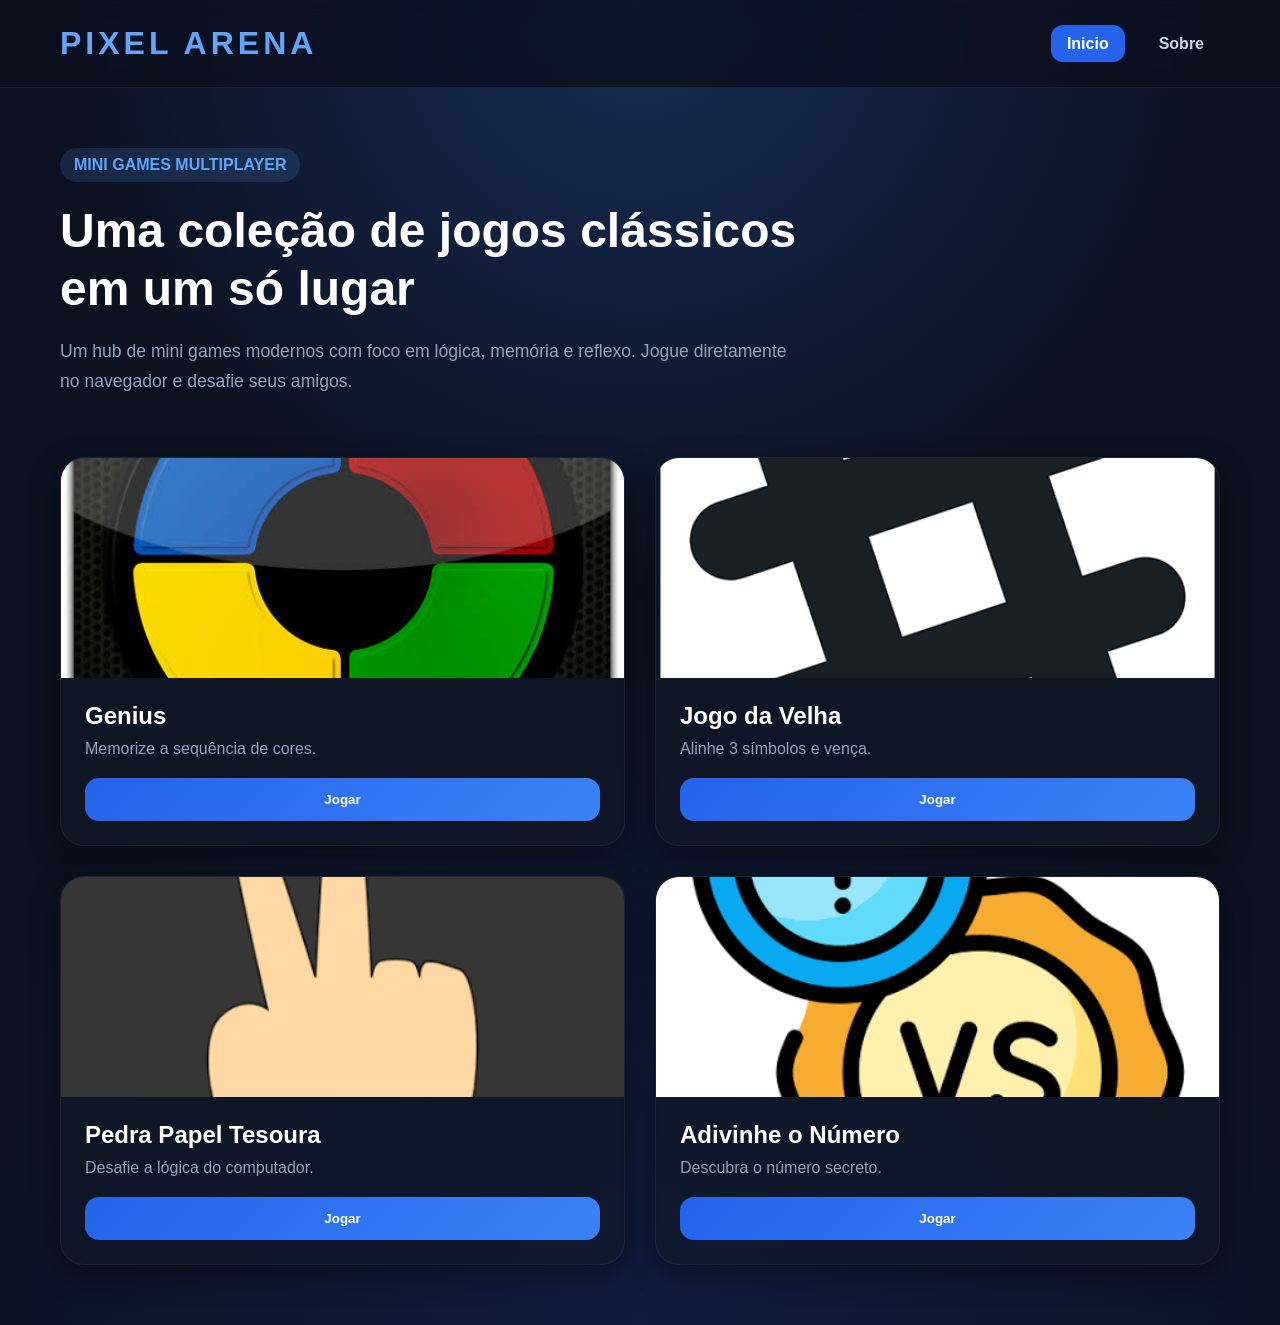
<file: index.html>
<!DOCTYPE html>
<html lang="pt-BR">
<head>
    <meta charset="UTF-8">
    <meta name="viewport" content="width=device-width, initial-scale=1.0">
    <title>Pixel Arena</title>

    <link rel="stylesheet" href="inicio/index.css">
</head>
<body>

<header>

    <h1>
        PIXEL ARENA
    </h1>

    <nav>

        <ul>

            <li>
                <a href="index.html" class="active">Inicio</a>
            </li>

            <li>
                <a href="sobre/sobre.html">Sobre</a>
            </li>

        </ul>

    </nav>

</header>

<main class="container">

    <section class="about-section">

        <span class="tag">MINI GAMES MULTIPLAYER</span>

        <h2>
            Uma coleção de jogos clássicos
            em um só lugar
        </h2>

        <p>
            Um hub de mini games modernos com foco em lógica, memória e reflexo.
            Jogue diretamente no navegador e desafie seus amigos.
        </p>

    </section>

    <section class="games-grid">

        <div class="game-card">
            <div class="image-box">
                <img src="assets/genius.jpg" alt="Genius">
            </div>

            <div class="card-content">
                <h3>Genius</h3>
                <p>Memorize a sequência de cores.</p>

                <button class="play-btn" data-link="jogo-genius/genius.html">
                    Jogar
                </button>
            </div>
        </div>

        <div class="game-card">
            <div class="image-box">
                <img src="assets/jogodavelha.png" alt="Jogo da Velha">
            </div>

            <div class="card-content">
                <h3>Jogo da Velha</h3>
                <p>Alinhe 3 símbolos e vença.</p>

                <button class="play-btn" data-link="jogo-da-velha/jogodavelha.html">
                    Jogar
                </button>
            </div>
        </div>

        <div class="game-card">
            <div class="image-box">
                <img src="assets/pedrapapeltesoura.png" alt="Pedra Papel Tesoura">
            </div>

            <div class="card-content">
                <h3>Pedra Papel Tesoura</h3>
                <p>Desafie a lógica do computador.</p>

                <button class="play-btn" data-link="jogo-pedra-papel-tesoura/pedrapapeltesoura.html">
                    Jogar
                </button>
            </div>
        </div>

        <div class="game-card">
            <div class="image-box">
                <img src="assets/adivinhaçao.png" alt="Adivinhar Número">
            </div>

            <div class="card-content">
                <h3>Adivinhe o Número</h3>
                <p>Descubra o número secreto.</p>

                <button class="play-btn" data-link="jogo-de-adivinhaçao/adivinhaçao.html">
                    Jogar
                </button>
            </div>
        </div>

    </section>

</main>

 <script src="inicio/script.js"></script>

</body>
</html>
</file>
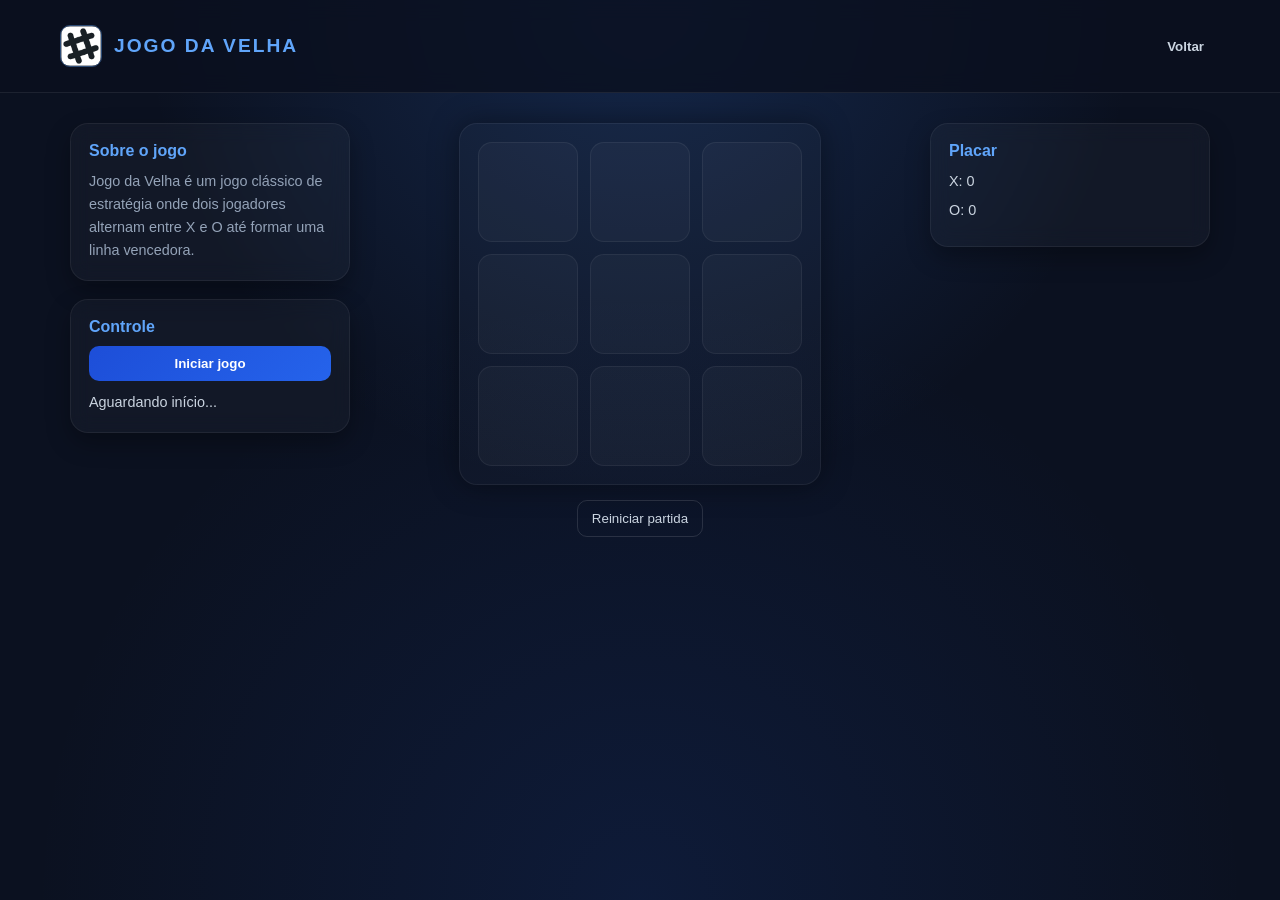
<file: jogo-da-velha/jogodavelha.html>
<!DOCTYPE html>
<html lang="pt-BR">
<head>
    <meta charset="UTF-8">
    <meta name="viewport" content="width=device-width, initial-scale=1.0">
    <title>Jogo da Velha | Pixel Arena</title>

    <link rel="stylesheet" href="jogodavelha.css">
</head>
<body>

<header class="main-header">

    <div class="brand">

        <img src="../assets/jogodavelha.png" alt="jogo da velha logo" class="logo-img">

        <span>JOGO DA VELHA</span>

    </div>

    <button class="btn-back" onclick="location.href='../index.html'">
        Voltar
    </button>

</header>

<main class="app">

    <!-- ESQUERDA -->
    <aside class="sidebar left">

        <section class="card">
            <h2>Sobre o jogo</h2>

            <p>
                Jogo da Velha é um jogo clássico de estratégia onde dois jogadores
                alternam entre X e O até formar uma linha vencedora.
            </p>
        </section>

        <section class="card">
            <h2>Controle</h2>

            <button id="startBtn">Iniciar jogo</button>

            <p id="status">Aguardando início...</p>
        </section>

    </aside>

    <!-- CENTRO -->
    <section class="game-area">

        <div class="board" id="board"></div>

        <button id="reset">Reiniciar partida</button>

    </section>

    <!-- DIREITA -->
    <aside class="sidebar right">

        <section class="card">
            <h2>Placar</h2>

            <div class="score">
                <p>X: <span id="scoreX">0</span></p>
                <p>O: <span id="scoreO">0</span></p>
            </div>
        </section>

    </aside>

</main>

<script src="jogodavelha.js"></script>

</body>
</html>
</file>
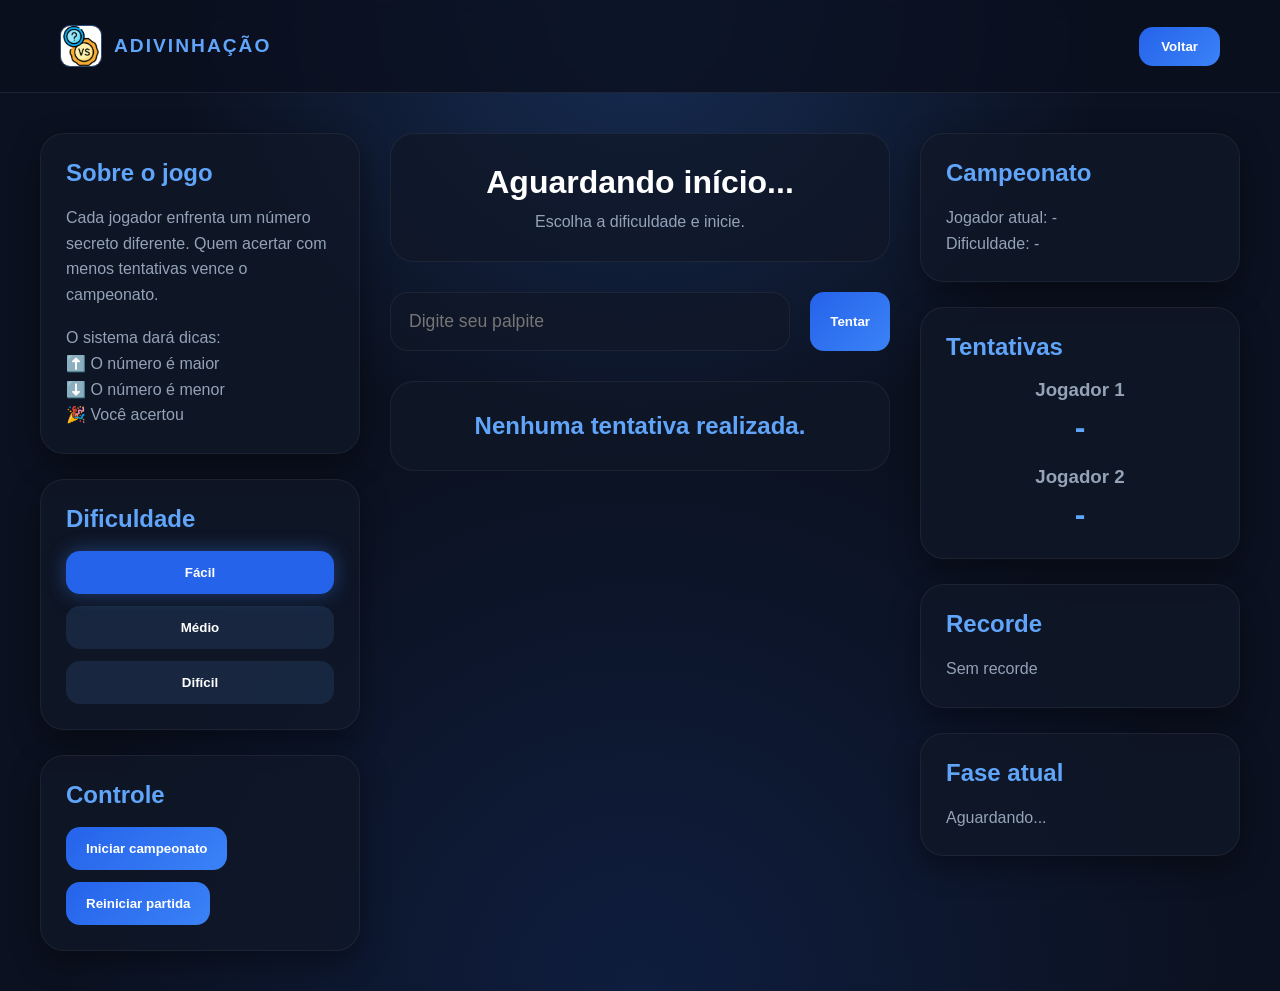
<file: jogo-de-adivinhaçao/adivinhaçao.html>
<!DOCTYPE html>
<html lang="pt-BR">
<head>
    <meta charset="UTF-8">

    <meta name="viewport"
          content="width=device-width, initial-scale=1.0">

    <title>Adivinhação | Pixel Arena</title>

   <link rel="stylesheet" href="adivinhaçao.css">
</head>
<body>

    <!-- HEADER -->
    <header class="main-header">

        <div class="brand">

         <img src="../assets/adivinhaçao.png"
             alt="logo adivinhação"
             class="logo-img">

         <span>ADIVINHAÇÃO</span>

        </div>

         <button class="btn-back"
            onclick="location.href='../index.html'">

        Voltar

         </button>

    </header>


    <!-- APP -->
    <main class="app">

        <!-- SIDEBAR ESQUERDA -->
        <aside class="sidebar left">


            <!-- SOBRE -->
            <section class="card">

                <h2>Sobre o jogo</h2>

                <p>
                    Cada jogador enfrenta um número secreto diferente.
                    Quem acertar com menos tentativas vence o campeonato.
                </p>

                <br>

                <p>
                    O sistema dará dicas:
                    <br>
                    ⬆️ O número é maior
                    <br>
                    ⬇️ O número é menor
                    <br>
                    🎉 Você acertou
                </p>

            </section>



            <!-- DIFICULDADE -->
            <section class="card">

                <h2>Dificuldade</h2>

                <div class="difficulty-buttons">

                    <button class="difficulty-btn active"
                            data-level="easy">

                        Fácil
                    </button>

                    <button class="difficulty-btn"
                            data-level="medium">

                        Médio
                    </button>

                    <button class="difficulty-btn"
                            data-level="hard">

                        Difícil
                    </button>

                </div>

            </section>



            <!-- CONTROLES -->
            <section class="card">

                <h2>Controle</h2>

                <button id="startGameBtn">

                    Iniciar campeonato

                </button>

                <button id="restartBtn">

                    Reiniciar partida

                </button>

            </section>

        </aside>



        <!-- CENTRO -->
        <section class="game-area">


            <!-- STATUS -->
            <div class="game-status">

                <h1 id="turnTitle">

                    Aguardando início...

                </h1>

                <p id="statusMessage">

                    Escolha a dificuldade e inicie.

                </p>

            </div>



            <!-- INPUT -->
            <div class="guess-box">

                <input type="number"
                       id="guessInput"
                       placeholder="Digite seu palpite">

                <button id="guessBtn">

                    Tentar

                </button>

            </div>



            <!-- RESULTADO -->
            <div class="result-box">

                <h2 id="hintText">

                    Nenhuma tentativa realizada.

                </h2>

            </div>



            <!-- VITÓRIA -->
            <div class="victory-screen"
                 id="victoryScreen">

                <h1>

                    🏆 Vitória!

                </h1>

                <p id="victoryText">

                    -

                </p>

            </div>

        </section>



        <!-- SIDEBAR DIREITA -->
        <aside class="sidebar right">


            <!-- CAMPEONATO -->
            <section class="card">

                <h2>Campeonato</h2>

                <p id="currentPlayerText">

                    Jogador atual: -

                </p>

                <p id="difficultyText">

                    Dificuldade: -

                </p>

            </section>



            <!-- PLACAR -->
            <section class="card">

                <h2>Tentativas</h2>

                <div class="score-box">

                    <div class="score-item">

                        <h3>Jogador 1</h3>

                        <span id="player1Attempts">

                            -

                        </span>

                    </div>



                    <div class="score-item">

                        <h3>Jogador 2</h3>

                        <span id="player2Attempts">

                            -

                        </span>

                    </div>

                </div>

            </section>



            <!-- RECORD -->
            <section class="card">

                <h2>Recorde</h2>

                <p id="bestScoreText">

                    Sem recorde

                </p>

            </section>



            <!-- FASE -->
            <section class="card">

                <h2>Fase atual</h2>

                <p id="phaseText">

                    Aguardando...

                </p>

            </section>

        </aside>

    </main>


    <script src="adivinhaçao.js"></script>

</body>
</html>
</file>
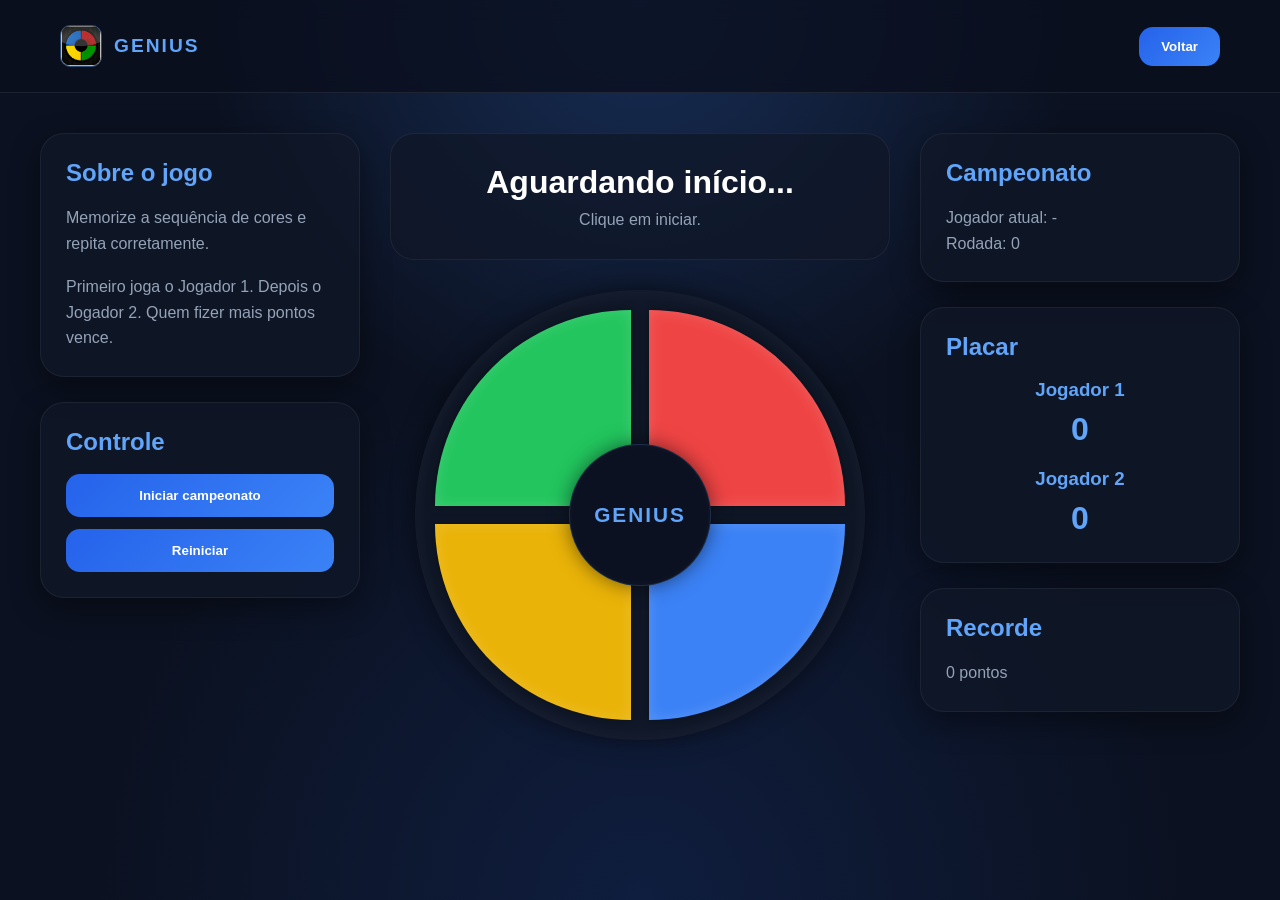
<file: jogo-genius/genius.html>
<!DOCTYPE html>
<html lang="pt-BR">
<head>
    <meta charset="UTF-8">

    <meta name="viewport"
          content="width=device-width, initial-scale=1.0">

    <title>Genius | Pixel Arena</title>

    <link rel="stylesheet"
          href="genius.css">
</head>
<body>

    <!-- HEADER -->
    <header class="main-header">

        <div class="brand">

            <img src="../assets/genius.jpg"
                 alt="logo genius"
                 class="logo-img">

            <span>GENIUS</span>

        </div>

        <button class="btn-back"
                onclick="location.href='../index.html'">

            Voltar

        </button>

    </header>



    <!-- APP -->
    <main class="app">


        <!-- ESQUERDA -->
        <aside class="sidebar left">


            <!-- SOBRE -->
            <section class="card">

                <h2>Sobre o jogo</h2>

                <p>
                    Memorize a sequência de cores
                    e repita corretamente.
                </p>

                <br>

                <p>
                    Primeiro joga o Jogador 1.
                    Depois o Jogador 2.
                    Quem fizer mais pontos vence.
                </p>

            </section>



            <!-- CONTROLES -->
            <section class="card">

                <h2>Controle</h2>

                <button id="startBtn">

                    Iniciar campeonato

                </button>

                <button id="restartBtn">

                    Reiniciar

                </button>

            </section>


        </aside>



        <!-- CENTRO -->
        <section class="game-area">


            <!-- STATUS -->
            <div class="game-status">

                <h1 id="turnTitle">

                    Aguardando início...

                </h1>

                <p id="message">

                    Clique em iniciar.

                </p>

            </div>



            <!-- TABULEIRO -->
            <div class="genius-board">


                <div class="color green"
                     data-color="green">

                </div>


                <div class="color red"
                     data-color="red">

                </div>


                <div class="color yellow"
                     data-color="yellow">

                </div>


                <div class="color blue"
                     data-color="blue">

                </div>


            </div>



            <!-- GAME OVER -->
            <div class="game-over-screen"
                 id="gameOverScreen">

                <h1>

                    💥 Game Over

                </h1>

                <p id="gameOverText">

                    -

                </p>

            </div>


        </section>



        <!-- DIREITA -->
        <aside class="sidebar right">


            <!-- CAMPEONATO -->
            <section class="card">

                <h2>Campeonato</h2>

                <p id="currentPlayerText">

                    Jogador atual: -

                </p>

                <p id="roundText">

                    Rodada: 0

                </p>

            </section>



            <!-- PLACAR -->
            <section class="card">

                <h2>Placar</h2>

                <div class="score-box">


                    <div class="score-item">

                        <h3>Jogador 1</h3>

                        <span id="player1Score">

                            0

                        </span>

                    </div>



                    <div class="score-item">

                        <h3>Jogador 2</h3>

                        <span id="player2Score">

                            0

                        </span>

                    </div>


                </div>

            </section>



            <!-- RECORD -->
            <section class="card">

                <h2>Recorde</h2>

                <p id="recordText">

                    0 pontos

                </p>

            </section>


        </aside>

    </main>



    <!-- ÁUDIOS -->
    <!-- Só colocar os arquivos na pasta assets/sounds -->


    <audio id="soundGreen"
           src="../assets/sons/verde.mp3">

    </audio>


    <audio id="soundRed"
           src="../assets/sons/vermelho.mp3">

    </audio>


    <audio id="soundYellow"
           src="../assets/sons/amarelo.mp3">

    </audio>


    <audio id="soundBlue"
           src="../assets/sons/azul.mp3">

    </audio>



    <script src="genius.js"></script>

</body>
</html>
</file>
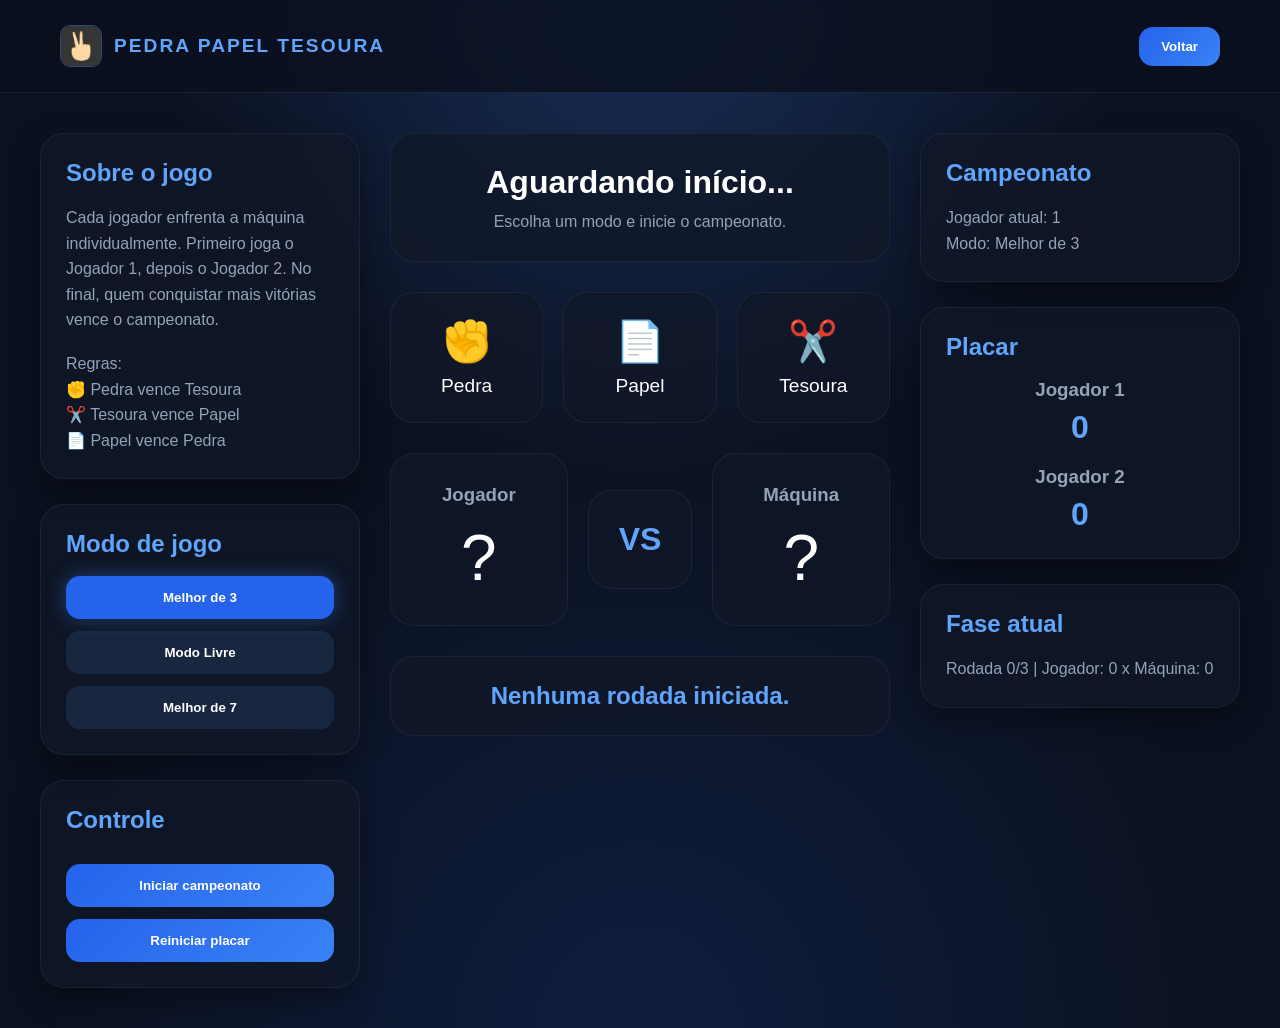
<file: jogo-pedra-papel-tesoura/pedrapapeltesoura.html>
<!DOCTYPE html>
<html lang="pt-BR">
<head>
    <meta charset="UTF-8">
    <meta name="viewport" content="width=device-width, initial-scale=1.0">
    <title>Pedra Papel Tesoura | Pixel Arena</title>

    <link rel="stylesheet" href="pedrapapeltesoura.css">
</head>
<body>

    <!-- HEADER -->
    <header class="main-header">

    <div class="brand">

        <img src="../assets/pedrapapeltesoura.png"
             alt="logo pedra papel tesoura"
             class="logo-img">

        <span>PEDRA PAPEL TESOURA</span>

    </div>

    <button class="btn-back"
            onclick="location.href='../index.html'">

        Voltar

    </button>

</header>


    <!-- APP -->
    <main class="app">

        <!-- SIDEBAR ESQUERDA -->
        <aside class="sidebar left">

            <!-- SOBRE -->
            <section class="card">

                <h2>Sobre o jogo</h2>

                <p>
                    Cada jogador enfrenta a máquina individualmente.
                    Primeiro joga o Jogador 1, depois o Jogador 2.
                    No final, quem conquistar mais vitórias vence o campeonato.
                </p>

                <br>

                <p>
                    Regras:
                    <br>
                    ✊ Pedra vence Tesoura
                    <br>
                    ✂️ Tesoura vence Papel
                    <br>
                    📄 Papel vence Pedra
                </p>

            </section>


            <!-- MODOS -->
            <section class="card">

                <h2>Modo de jogo</h2>

                <div class="mode-buttons">

                    <button class="mode-btn active" data-mode="3">
                        Melhor de 3
                    </button>

                    <button class="mode-btn" data-mode="free">
                        Modo Livre
                    </button>

                    <button class="mode-btn" data-mode="7">
                        Melhor de 7
                    </button>

                </div>

            </section>


            <!-- CONTROLES -->
            <section class="card">

                <h2>Controle</h2>

                <button id="startGameBtn">
                    Iniciar campeonato
                </button>

                <button id="resetScoreBtn">
                    Reiniciar placar
                </button>

            </section>

        </aside>



        <!-- CENTRO -->
        <section class="game-area">

            <!-- STATUS -->
            <div class="game-status">

                <h1 id="turnTitle">
                    Aguardando início...
                </h1>

                <p id="roundMessage">
                    Escolha um modo e inicie o campeonato.
                </p>

            </div>


            <!-- ESCOLHAS -->
            <div class="choices-area">

                <button class="choice-btn" data-choice="pedra">

                    <span class="emoji">✊</span>

                    <span>Pedra</span>

                </button>


                <button class="choice-btn" data-choice="papel">

                    <span class="emoji">📄</span>

                    <span>Papel</span>

                </button>


                <button class="choice-btn" data-choice="tesoura">

                    <span class="emoji">✂️</span>

                    <span>Tesoura</span>

                </button>

            </div>


            <!-- RESULTADO -->
            <div class="battle-area">

                <div class="battle-card">

                    <h3>Jogador</h3>

                    <div id="playerChoiceDisplay">
                        ?
                    </div>

                </div>


                <div class="battle-card vs">

                    <span>VS</span>

                </div>


                <div class="battle-card">

                    <h3>Máquina</h3>

                    <div id="computerChoiceDisplay">
                        ?
                    </div>

                </div>

            </div>


            <!-- RESULTADO TEXTO -->
            <div class="result-box">

                <h2 id="resultText">
                    Nenhuma rodada iniciada.
                </h2>

            </div>

        </section>



        <!-- SIDEBAR DIREITA -->
        <aside class="sidebar right">

            <!-- CAMPEONATO -->
            <section class="card">

                <h2>Campeonato</h2>

                <p id="currentPlayer">
                    Jogador atual: -
                </p>

                <p id="gameModeText">
                    Modo: -
                </p>

            </section>


            <!-- PLACAR -->
            <section class="card">

                <h2>Placar</h2>

                <div class="score-box">

                    <div class="score-item">

                        <h3>Jogador 1</h3>

                        <span id="player1Score">
                            0
                        </span>

                    </div>


                    <div class="score-item">

                        <h3>Jogador 2</h3>

                        <span id="player2Score">
                            0
                        </span>

                    </div>

                </div>

            </section>


            <!-- FASE -->
            <section class="card">

                <h2>Fase atual</h2>

                <p id="phaseStatus">
                    Aguardando...
                </p>

            </section>

        </aside>

    </main>


    <script src="pedrapapeltesoura.js"></script>

</body>
</html>
</file>
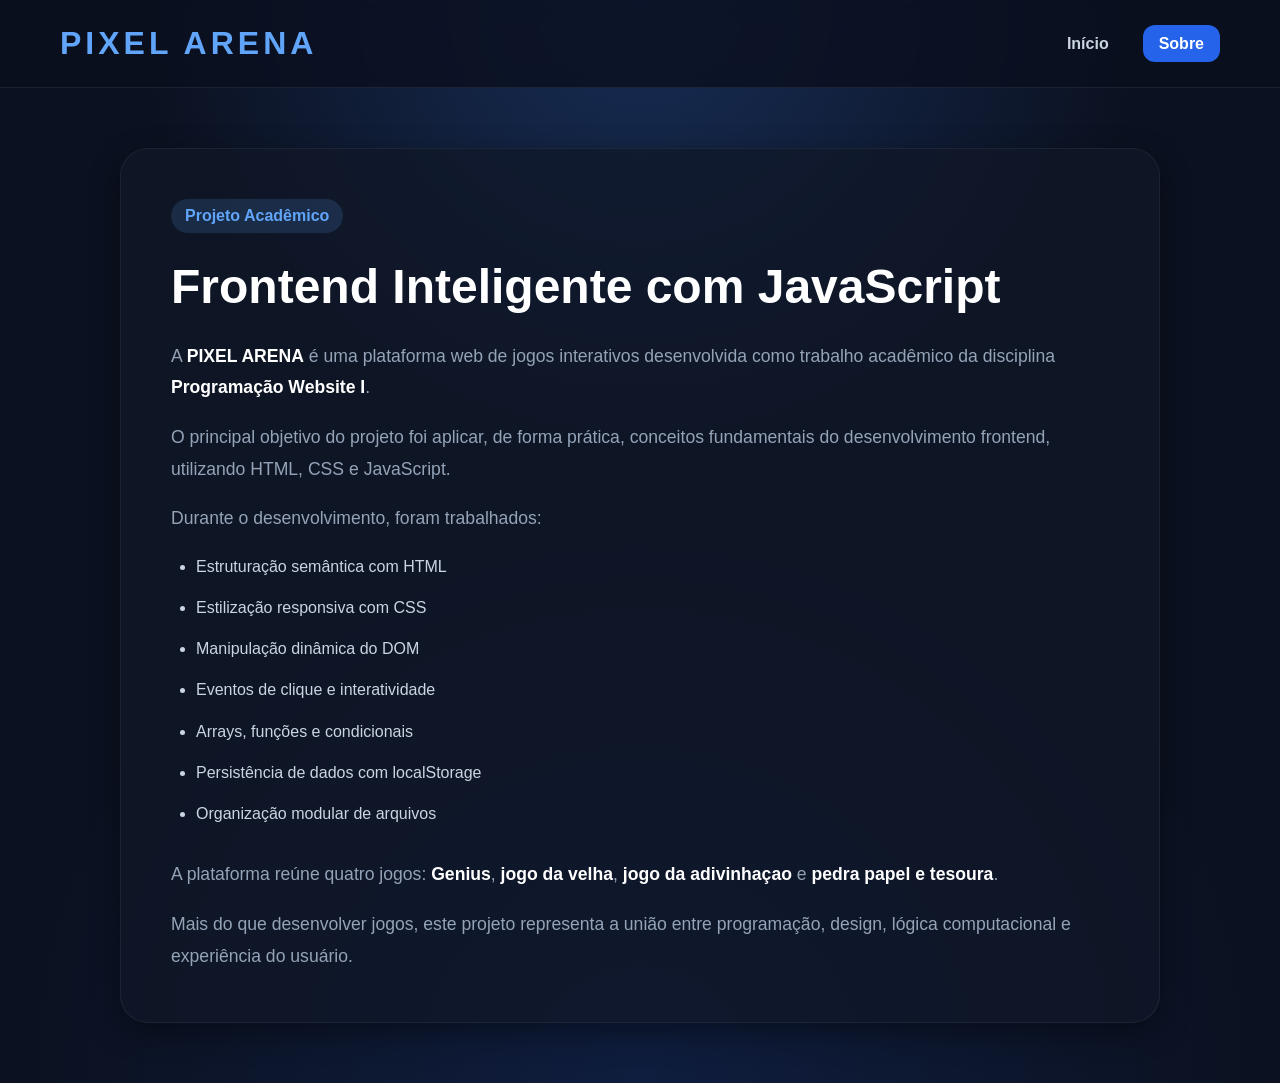
<file: sobre/sobre.html>
<!DOCTYPE html>
<html lang="pt-BR">

<head>

    <meta charset="UTF-8">

    <meta name="viewport"
          content="width=device-width, initial-scale=1.0">

    <title>Sobre | Pixel Arena</title>

    <link rel="stylesheet" href="sobre.css">

</head>

<body>


    <!-- HEADER -->
    <header>

        <h1>
            PIXEL ARENA
        </h1>

        <nav>

            <ul>

                <li>
                    <a href="../index.html">Início</a>
                </li>

                <li>
                    <a href="sobre.html"
                       class="active">Sobre</a>
                </li>

            </ul>

        </nav>

    </header>



    <!-- CONTEÚDO -->
    <main class="container">


        <section class="about-page">


            <span class="tag">
                Projeto Acadêmico
            </span>


            <h2>
                Frontend Inteligente com JavaScript
            </h2>


            <p>
                A <strong>PIXEL ARENA</strong>
                é uma plataforma web de jogos interativos desenvolvida
                como trabalho acadêmico da disciplina
                <strong>Programação Website I</strong>.
            </p>


            <br>


            <p>
                O principal objetivo do projeto foi aplicar,
                de forma prática, conceitos fundamentais
                do desenvolvimento frontend, utilizando
                HTML, CSS e JavaScript.
            </p>


            <br>


            <p>
                Durante o desenvolvimento, foram trabalhados:
            </p>


            <br>


            <ul>

                <li>
                    Estruturação semântica com HTML
                </li>

                <li>
                    Estilização responsiva com CSS
                </li>

                <li>
                    Manipulação dinâmica do DOM
                </li>

                <li>
                    Eventos de clique e interatividade
                </li>

                <li>
                    Arrays, funções e condicionais
                </li>

                <li>
                    Persistência de dados com localStorage
                </li>

                <li>
                    Organização modular de arquivos
                </li>

            </ul>


            <br>


            <p>
                A plataforma reúne quatro jogos:
                <strong>Genius</strong>,
                <strong>jogo da velha</strong>,
                <strong>jogo da adivinhaçao</strong>
                e
                <strong>pedra papel e tesoura</strong>.
            </p>


            <br>


            <p>
                Mais do que desenvolver jogos, este projeto
                representa a união entre programação,
                design, lógica computacional e experiência
                do usuário.
            </p>


        </section>


    </main>


</body>

</html>
</file>
<file: inicio/index.css>
*{
    margin: 0;
    padding: 0;
    box-sizing: border-box;
}

body{
    font-family: Arial, Helvetica, sans-serif;

    background:
        radial-gradient(circle at top, rgba(59,130,246,0.25), transparent 40%),
        radial-gradient(circle at bottom, rgba(37,99,235,0.15), transparent 50%),
        #0b1120;

    color: white;

    min-height: 100vh;
}

/* ================= HEADER (OBRIGATÓRIO IGUAL) ================= */

header{
    width: 100%;

    padding: 25px 60px;

    display: flex;
    justify-content: space-between;
    align-items: center;

    border-bottom: 1px solid rgba(255,255,255,0.08);

    background: rgba(10,15,30,0.8);

    backdrop-filter: blur(10px);
}

header h1{
    font-size: 2rem;

    color: #60a5fa;

    letter-spacing: 4px;
}

/* MENU */

nav ul{
    display: flex;

    list-style: none;

    gap: 18px;
}

nav a{
    text-decoration: none;

    color: #cbd5e1;

    padding: 10px 16px;

    border-radius: 12px;

    transition: 0.3s;

    font-weight: bold;
}

nav a:hover{
    background: rgba(96,165,250,0.15);

    color: white;
}

nav a.active{
    background: #2563eb;

    color: white;
}

/* ================= CONTAINER ================= */

.container{
    padding: 60px;
}

/* ================= ABOUT ================= */

.about-section{
    max-width: 750px;

    margin-bottom: 60px;
}

.tag{
    display: inline-block;

    padding: 8px 14px;

    border-radius: 999px;

    background: rgba(96,165,250,0.15);

    color: #60a5fa;

    font-weight: bold;

    margin-bottom: 20px;
}

.about-section h2{
    font-size: 3rem;

    line-height: 1.2;

    margin-bottom: 20px;
}

.about-section p{
    color: #94a3b8;

    font-size: 1.1rem;

    line-height: 1.7;
}

/* ================= GRID ================= */

.games-grid{
    display: grid;

    grid-template-columns: repeat(2, 1fr);

    gap: 30px;
}

/* ================= CARD NEON ================= */

.game-card{
    background: rgba(17,24,39,0.7);

    border: 1px solid rgba(255,255,255,0.06);

    border-radius: 24px;

    overflow: hidden;

    transition: 0.4s;

    box-shadow: 0 10px 30px rgba(0,0,0,0.4);
}

.game-card:hover{
    transform: translateY(-10px);

    border-color: rgba(96,165,250,0.5);

    box-shadow:
        0 0 25px rgba(96,165,250,0.25),
        0 25px 50px rgba(0,0,0,0.5);
}

/* IMAGEM */

.image-box{
    height: 220px;

    overflow: hidden;
}

.image-box img{
    width: 100%;

    height: 100%;

    object-fit: cover;

    transition: 0.5s;
}

.game-card:hover img{
    transform: scale(1.1);
}

/* CONTEÚDO */

.card-content{
    padding: 24px;
}

.card-content h3{
    font-size: 1.5rem;

    margin-bottom: 10px;
}

.card-content p{
    color: #94a3b8;

    margin-bottom: 20px;
}

/* BOTÃO LENDÁRIO */

.play-btn{
    width: 100%;

    padding: 14px;

    border-radius: 14px;

    border: none;

    cursor: pointer;

    font-weight: bold;

    color: white;

    background: linear-gradient(135deg, #2563eb, #3b82f6);

    transition: 0.3s;
}

.play-btn:hover{
    box-shadow: 0 0 20px rgba(59,130,246,0.5);

    transform: scale(1.03);
}

/* ================= RESPONSIVO ================= */

@media(max-width: 900px){

    .games-grid{
        grid-template-columns: 1fr;
    }

    .about-section h2{
        font-size: 2.2rem;
    }

    .container{
        padding: 30px;
    }
}
</file>
<file: jogo-da-velha/jogodavelha.css>
*{
    margin: 0;
    padding: 0;
    box-sizing: border-box;
}

body{
    font-family: Arial, Helvetica, sans-serif;

    min-height: 100vh;

    background:
        radial-gradient(circle at top, rgba(59,130,246,0.20), transparent 45%),
        radial-gradient(circle at bottom, rgba(37,99,235,0.12), transparent 55%),
        #0b1120;

    color: white;
}

/* ================= HEADER (PADRÃO PIXEL ARENA) ================= */

.main-header{
    width: 100%;

    padding: 25px 60px;

    display: flex;

    justify-content: space-between;

    align-items: center;

    border-bottom: 1px solid rgba(255,255,255,0.08);

    background: rgba(10,15,30,0.8);

    backdrop-filter: blur(10px);
}

/* LOGO / BRAND */

.brand{
    display: flex;

    align-items: center;

    gap: 12px;

    color: #60a5fa;

    font-weight: bold;

    letter-spacing: 2px;
}

.logo-img{
    width: 42px;

    height: 42px;

    border-radius: 10px;

    object-fit: cover;

    border: 1px solid rgba(96,165,250,0.4);
}

.main-header span{
    font-size: 1.2rem;
}

/* BOTÃO VOLTAR */

.btn-back{
    background: transparent;

    border: none;

    color: #cbd5e1;

    padding: 10px 16px;

    border-radius: 12px;

    font-weight: bold;

    cursor: pointer;

    transition: 0.3s;
}

.btn-back:hover{
    background: rgba(96,165,250,0.15);

    color: white;
}

/* ================= LAYOUT ================= */

.app{
    display: grid;

    grid-template-columns: 280px 1fr 280px;

    gap: 25px;

    padding: 30px;

    max-width: 1200px;

    margin: auto;
}

/* SIDEBARS */

.sidebar{
    display: flex;

    flex-direction: column;

    gap: 18px;
}

/* ================= CARDS ================= */

.card{
    background: rgba(255,255,255,0.03);

    border: 1px solid rgba(255,255,255,0.06);

    border-radius: 18px;

    padding: 18px;

    backdrop-filter: blur(10px);

    box-shadow: 0 10px 25px rgba(0,0,0,0.3);
}

.card h2{
    font-size: 1rem;

    color: #60a5fa;

    margin-bottom: 10px;
}

.card p{
    font-size: 0.9rem;

    color: #94a3b8;

    line-height: 1.6;
}

/* ================= CONTROLES ================= */

#startBtn{
    width: 100%;

    padding: 10px;

    border-radius: 10px;

    border: none;

    background: linear-gradient(135deg, #1d4ed8, #2563eb);

    color: white;

    font-weight: bold;

    cursor: pointer;

    transition: 0.3s;
}

#startBtn:hover{
    transform: scale(1.03);

    box-shadow: 0 0 20px rgba(37,99,235,0.5);
}

#status{
    margin-top: 10px;

    font-size: 0.9rem;

    color: #cbd5e1;
}

/* ================= CENTRO ================= */

.game-area{
    display: flex;

    flex-direction: column;

    align-items: center;

    justify-content: center;
}

/* TABULEIRO */

.board{
    display: grid;

    grid-template-columns: repeat(3, 100px);

    gap: 12px;

    padding: 18px;

    border-radius: 18px;

    background: rgba(255,255,255,0.02);

    border: 1px solid rgba(255,255,255,0.06);

    box-shadow: 0 0 30px rgba(0,0,0,0.4);
}

/* CELULAS */

.cell{
    width: 100px;

    height: 100px;

    display: flex;

    align-items: center;

    justify-content: center;

    font-size: 2rem;

    font-weight: bold;

    border-radius: 14px;

    cursor: pointer;

    background: rgba(255,255,255,0.03);

    border: 1px solid rgba(255,255,255,0.06);

    transition: 0.2s;
}

.cell:hover{
    background: rgba(96,165,250,0.1);

    transform: scale(1.05);

    box-shadow: 0 0 15px rgba(96,165,250,0.25);
}

/* ================= RESET ================= */

#reset{
    margin-top: 15px;

    padding: 10px 14px;

    border-radius: 10px;

    border: 1px solid rgba(255,255,255,0.12);

    background: transparent;

    color: #cbd5e1;

    cursor: pointer;

    transition: 0.3s;
}

#reset:hover{
    border-color: #60a5fa;

    color: #60a5fa;
}

/* ================= SCORE ================= */

.score p{
    margin: 6px 0;

    color: #cbd5e1;
}




@keyframes glowWin {
    0% {
        box-shadow: 0 0 0 rgba(96,165,250,0);
        transform: scale(1);
    }
    50% {
        box-shadow: 0 0 25px rgba(96,165,250,0.7);
        transform: scale(1.08);
    }
    100% {
        box-shadow: 0 0 15px rgba(96,165,250,0.4);
        transform: scale(1);
    }
}

@keyframes fadeInResult {
    from {
        opacity: 0;
        transform: translateY(-10px);
    }
    to {
        opacity: 1;
        transform: translateY(0);
    }
}

@keyframes shakeDraw {
    0%, 100% { transform: translateX(0); }
    25% { transform: translateX(-4px); }
    50% { transform: translateX(4px); }
    75% { transform: translateX(-3px); }
}

/* ================= VITÓRIA ================= */

.cell.win {
    background: rgba(96,165,250,0.25);
    border: 1px solid rgba(96,165,250,0.8);

    animation: glowWin 0.8s ease-in-out infinite;
}

/* ================= MENSAGEM ================= */

#status.win {
    color: #60a5fa;
    font-weight: bold;

    animation: fadeInResult 0.5s ease forwards;
}

#status.draw {
    color: #94a3b8;

    animation: shakeDraw 0.5s ease;
}

/* ================= RESPONSIVO ================= */

@media (max-width: 1000px){

    .app{
        grid-template-columns: 1fr;

        padding: 20px;
    }

    .board{
        grid-template-columns: repeat(3, 85px);
    }

    .cell{
        width: 85px;

        height: 85px;
    }
}
</file>
<file: jogo-de-adivinhaçao/adivinhaçao.css>
*{
    margin:0;
    padding:0;
    box-sizing:border-box;
}

body{
    font-family: Arial, Helvetica, sans-serif;

    background:
        radial-gradient(circle at top, rgba(59,130,246,0.25), transparent 40%),
        radial-gradient(circle at bottom, rgba(37,99,235,0.15), transparent 50%),
        #0b1120;

    color:white;

    min-height:100vh;
}

/* ================= HEADER ================= */

.main-header{
    width:100%;

    padding:25px 60px;

    display:flex;
    justify-content:space-between;
    align-items:center;

    border-bottom:1px solid rgba(255,255,255,0.08);

    background: rgba(10,15,30,0.8);

    backdrop-filter: blur(10px);
}

.brand{
    display:flex;

    align-items:center;

    gap:12px;

    color:#60a5fa;

    font-weight:bold;

    letter-spacing:2px;
}

.logo-img{
    width:42px;

    height:42px;

    border-radius:10px;

    object-fit:cover;

    border:1px solid rgba(96,165,250,0.4);
}

.main-header span{
    font-size:1.2rem;
}

.btn-back{
    border:none;

    padding:12px 22px;

    border-radius:14px;

    cursor:pointer;

    font-weight:bold;

    color:white;

    background: linear-gradient(
        135deg,
        #2563eb,
        #3b82f6
    );

    transition:0.3s;
}

.btn-back:hover{
    transform:scale(1.03);

    box-shadow:
        0 0 20px rgba(59,130,246,0.5);
}


/* ================= APP ================= */

.app{
    padding:40px;

    display:grid;

    grid-template-columns: 320px 1fr 320px;

    gap:30px;
}


/* ================= SIDEBARS ================= */

.sidebar{
    display:flex;

    flex-direction:column;

    gap:25px;
}


/* ================= CARDS ================= */

.card{
    background: rgba(17,24,39,0.7);

    border:1px solid rgba(255,255,255,0.06);

    border-radius:24px;

    padding:25px;

    box-shadow:
        0 10px 30px rgba(0,0,0,0.4);

    transition:0.3s;
}

.card:hover{
    border-color: rgba(96,165,250,0.5);

    box-shadow:
        0 0 25px rgba(96,165,250,0.2),
        0 20px 40px rgba(0,0,0,0.4);
}

.card h2{
    color:#60a5fa;

    margin-bottom:18px;
}

.card p{
    color:#94a3b8;

    line-height:1.6;
}


/* ================= DIFICULDADE ================= */

.difficulty-buttons{
    display:flex;

    flex-direction:column;

    gap:12px;
}

.difficulty-btn{
    border:none;

    cursor:pointer;

    padding:14px;

    border-radius:14px;

    font-weight:bold;

    color:white;

    background:
        rgba(96,165,250,0.12);

    transition:0.3s;
}

.difficulty-btn:hover{
    transform:translateY(-2px);
}

.difficulty-btn.active{
    background:#2563eb;

    box-shadow:
        0 0 20px rgba(59,130,246,0.4);
}


/* ================= BOTÕES ================= */

#startGameBtn,
#restartBtn,
#guessBtn{
    border:none;

    cursor:pointer;

    padding:14px 20px;

    border-radius:14px;

    font-weight:bold;

    color:white;

    background: linear-gradient(
        135deg,
        #2563eb,
        #3b82f6
    );

    transition:0.3s;
}

#startGameBtn:hover,
#restartBtn:hover,
#guessBtn:hover{
    transform:scale(1.03);

    box-shadow:
        0 0 20px rgba(59,130,246,0.5);
}

#restartBtn{
    margin-top:12px;
}


/* ================= GAME AREA ================= */

.game-area{
    display:flex;

    flex-direction:column;

    gap:30px;
}


/* ================= STATUS ================= */

.game-status{
    background: rgba(17,24,39,0.7);

    border:1px solid rgba(255,255,255,0.06);

    border-radius:24px;

    padding:30px;

    text-align:center;
}

.game-status h1{
    font-size:2rem;

    margin-bottom:12px;
}

.game-status p{
    color:#94a3b8;
}


/* ================= INPUT ================= */

.guess-box{
    display:flex;

    gap:20px;
}

#guessInput{
    flex:1;

    padding:18px;

    border:none;

    outline:none;

    border-radius:18px;

    font-size:1.1rem;

    color:white;

    background:
        rgba(17,24,39,0.7);

    border:1px solid rgba(255,255,255,0.06);
}

#guessInput:focus{
    border-color:#60a5fa;

    box-shadow:
        0 0 15px rgba(96,165,250,0.2);
}


/* ================= RESULTADO ================= */

.result-box{
    background: rgba(17,24,39,0.7);

    border:1px solid rgba(255,255,255,0.06);

    border-radius:24px;

    padding:30px;

    text-align:center;
}

.result-box h2{
    color:#60a5fa;
}


/* ================= VITÓRIA ================= */

.victory-screen{
    display:none;

    background:
        rgba(17,24,39,0.9);

    border:1px solid rgba(96,165,250,0.3);

    border-radius:24px;

    padding:35px;

    text-align:center;

    animation: victoryPop 0.4s ease;
}

.victory-screen h1{
    color:#60a5fa;

    margin-bottom:15px;
}

.victory-screen p{
    color:#cbd5e1;
}


/* ================= PLACAR ================= */

.score-box{
    display:flex;

    flex-direction:column;

    gap:20px;
}

.score-item{
    text-align:center;
}

.score-item h3{
    color:#94a3b8;

    margin-bottom:8px;
}

.score-item span{
    font-size:2rem;

    font-weight:bold;

    color:#60a5fa;
}


/* ================= ANIMAÇÕES ================= */

@keyframes victoryPop{

    from{
        transform:scale(0.7);

        opacity:0;
    }

    to{
        transform:scale(1);

        opacity:1;
    }

}


/* ================= RESPONSIVO ================= */

@media(max-width:1100px){

    .app{
        grid-template-columns:1fr;
    }

    .guess-box{
        flex-direction:column;
    }

    .main-header{
        padding:20px;
    }

}
</file>
<file: jogo-genius/genius.css>
*{
    margin:0;
    padding:0;
    box-sizing:border-box;
}

body{
    font-family: Arial, Helvetica, sans-serif;

    background:
        radial-gradient(circle at top, rgba(59,130,246,0.25), transparent 40%),
        radial-gradient(circle at bottom, rgba(37,99,235,0.15), transparent 50%),
        #0b1120;

    color:white;

    min-height:100vh;
}


/* ================= HEADER ================= */

.main-header{
    width:100%;

    padding:25px 60px;

    display:flex;
    justify-content:space-between;
    align-items:center;

    border-bottom:1px solid rgba(255,255,255,0.08);

    background: rgba(10,15,30,0.8);

    backdrop-filter: blur(10px);
}

.brand{
    display:flex;

    align-items:center;

    gap:12px;

    color:#60a5fa;

    font-weight:bold;

    letter-spacing:2px;
}

.logo-img{
    width:42px;

    height:42px;

    border-radius:10px;

    object-fit:cover;

    border:1px solid rgba(96,165,250,0.4);
}

.main-header span{
    font-size:1.2rem;
}

.btn-back{
    border:none;

    padding:12px 22px;

    border-radius:14px;

    cursor:pointer;

    font-weight:bold;

    color:white;

    background: linear-gradient(
        135deg,
        #2563eb,
        #3b82f6
    );

    transition:0.3s;
}

.btn-back:hover{
    transform:scale(1.03);

    box-shadow:
        0 0 20px rgba(59,130,246,0.5);
}


/* ================= APP ================= */

.app{
    padding:40px;

    display:grid;

    grid-template-columns:320px 1fr 320px;

    gap:30px;
}

.sidebar{
    display:flex;

    flex-direction:column;

    gap:25px;
}


/* ================= CARDS ================= */

.card{
    background: rgba(17,24,39,0.7);

    border:1px solid rgba(255,255,255,0.06);

    border-radius:24px;

    padding:25px;

    transition:0.3s;

    box-shadow:
        0 10px 30px rgba(0,0,0,0.4);
}

.card:hover{
    border-color: rgba(96,165,250,0.5);

    box-shadow:
        0 0 25px rgba(96,165,250,0.2),
        0 20px 40px rgba(0,0,0,0.4);
}

.card h2{
    color:#60a5fa;

    margin-bottom:18px;
}

.card h3{
    color:#60a5fa;

    margin-bottom:10px;
}

.card p,
.card li{
    color:#94a3b8;

    line-height:1.6;
}


/* ================= BOTÕES ================= */

#startBtn,
#restartBtn{
    width:100%;

    border:none;

    cursor:pointer;

    padding:14px;

    border-radius:14px;

    font-weight:bold;

    color:white;

    background: linear-gradient(
        135deg,
        #2563eb,
        #3b82f6
    );

    transition:0.3s;
}

#startBtn:hover,
#restartBtn:hover{
    transform:scale(1.03);

    box-shadow:
        0 0 20px rgba(59,130,246,0.5);
}

#restartBtn{
    margin-top:12px;
}


/* ================= GAME AREA ================= */

.game-area{
    display:flex;

    flex-direction:column;

    gap:30px;

    align-items:center;
}


/* ================= STATUS ================= */

.game-status{
    width:100%;

    background: rgba(17,24,39,0.7);

    border:1px solid rgba(255,255,255,0.06);

    border-radius:24px;

    padding:30px;

    text-align:center;
}

.game-status h1{
    margin-bottom:10px;

    font-size:2rem;
}

.game-status p{
    color:#94a3b8;
}


/* ================= TABULEIRO ================= */

/* ================= TABULEIRO GENIUS ================= */

.genius-board{
    width:450px;

    height:450px;

    background: rgba(17,24,39,0.8);

    border-radius:50%;

    display:grid;

    grid-template-columns:1fr 1fr;
    grid-template-rows:1fr 1fr;

    gap:18px;

    padding:20px;

    position:relative;

    box-shadow:
        0 0 25px rgba(0,0,0,0.5),
        inset 0 0 20px rgba(255,255,255,0.04);
}


/* CENTRO */

.genius-board::before{
    content:"GENIUS";

    position:absolute;

    width:140px;
    height:140px;

    top:50%;
    left:50%;

    transform:translate(-50%, -50%);

    background:#0b1120;

    border-radius:50%;

    display:flex;
    justify-content:center;
    align-items:center;

    color:#60a5fa;

    font-size:1.3rem;

    font-weight:bold;

    letter-spacing:2px;

    z-index:10;

    border:1px solid rgba(96,165,250,0.2);

    box-shadow:
        0 0 20px rgba(0,0,0,0.5),
        inset 0 0 10px rgba(255,255,255,0.03);
}


/* QUADRANTES */

.color{
    cursor:pointer;

    transition:0.2s;

    box-shadow:
        inset 0 0 15px rgba(255,255,255,0.15),
        0 0 10px rgba(0,0,0,0.4);
}

.green{
    background:#22c55e;

    border-top-left-radius:100%;
}

.red{
    background:#ef4444;

    border-top-right-radius:100%;
}

.yellow{
    background:#eab308;

    border-bottom-left-radius:100%;
}

.blue{
    background:#3b82f6;

    border-bottom-right-radius:100%;
}


/* HOVER */

.color:hover{
    transform:scale(1.03);

    filter:brightness(1.15);

    box-shadow:
        0 0 25px rgba(255,255,255,0.25),
        inset 0 0 20px rgba(255,255,255,0.2);
}


/* QUANDO O JS ATIVA */

.color.active{
    transform:scale(1.08);

    filter:brightness(1.7);

    box-shadow:
        0 0 30px rgba(255,255,255,0.5);
}


/* ================= PLACAR ================= */

.score-box{
    display:flex;

    flex-direction:column;

    gap:20px;
}

.score-item{
    text-align:center;
}

.score-item span{
    font-size:2rem;

    font-weight:bold;

    color:#60a5fa;
}


/* ================= GAME OVER ================= */

.game-over-screen{
    display:none;

    width:100%;

    text-align:center;

    background:
        rgba(17,24,39,0.85);

    border-radius:24px;

    padding:30px;

    border:1px solid rgba(96,165,250,0.2);

    animation:pop 0.4s ease;
}

.game-over-screen h1{
    color:#60a5fa;

    margin-bottom:12px;
}

.game-over-screen p{
    color:#cbd5e1;
}


/* ================= ANIMAÇÃO ================= */

@keyframes pop{

    from{
        transform:scale(0.7);

        opacity:0;
    }

    to{
        transform:scale(1);

        opacity:1;
    }

}


/* ================= RESPONSIVO ================= */

@media(max-width:1100px){

    .app{
        grid-template-columns:1fr;
    }

    .genius-board{
        width:320px;

        height:320px;
    }

    .main-header{
        padding:20px;
    }

}
</file>
<file: jogo-pedra-papel-tesoura/pedrapapeltesoura.css>
*{
    margin:0;
    padding:0;
    box-sizing:border-box;
}

body{
    font-family: Arial, Helvetica, sans-serif;

    background:
        radial-gradient(circle at top, rgba(59,130,246,0.25), transparent 40%),
        radial-gradient(circle at bottom, rgba(37,99,235,0.15), transparent 50%),
        #0b1120;

    color:white;

    min-height:100vh;
}

/* ================= HEADER ================= */

.main-header{
    width:100%;

    padding:25px 60px;

    display:flex;
    justify-content:space-between;
    align-items:center;

    border-bottom:1px solid rgba(255,255,255,0.08);

    background: rgba(10,15,30,0.8);

    backdrop-filter: blur(10px);
}

.brand{
    display:flex;

    align-items:center;

    gap:12px;

    color:#60a5fa;

    font-weight:bold;

    letter-spacing:2px;
}

.logo-img{
    width:42px;

    height:42px;

    border-radius:10px;

    object-fit:cover;

    border:1px solid rgba(96,165,250,0.4);
}

.main-header span{
    font-size:1.2rem;
}

.btn-back{
    border:none;

    padding:12px 22px;

    border-radius:14px;

    cursor:pointer;

    font-weight:bold;

    color:white;

    background: linear-gradient(135deg,#2563eb,#3b82f6);

    transition:0.3s;
}

.btn-back:hover{
    transform:scale(1.03);

    box-shadow:0 0 20px rgba(59,130,246,0.5);
}

/* ================= APP ================= */

.app{
    padding:40px;

    display:grid;

    grid-template-columns: 320px 1fr 320px;

    gap:30px;
}

/* ================= SIDEBARS ================= */

.sidebar{
    display:flex;

    flex-direction:column;

    gap:25px;
}

/* ================= CARDS ================= */

.card{
    background: rgba(17,24,39,0.7);

    border:1px solid rgba(255,255,255,0.06);

    border-radius:24px;

    padding:25px;

    box-shadow:0 10px 30px rgba(0,0,0,0.4);

    transition:0.3s;
}

.card:hover{
    border-color: rgba(96,165,250,0.5);

    box-shadow:
        0 0 25px rgba(96,165,250,0.2),
        0 20px 40px rgba(0,0,0,0.4);
}

.card h2{
    color:#60a5fa;

    margin-bottom:18px;
}

.card p{
    color:#94a3b8;

    line-height:1.6;
}

/* ================= MODOS ================= */

.mode-buttons{
    display:flex;

    flex-direction:column;

    gap:12px;
}

.mode-btn{
    border:none;

    padding:14px;

    border-radius:14px;

    cursor:pointer;

    font-weight:bold;

    color:white;

    background: rgba(96,165,250,0.12);

    transition:0.3s;
}

.mode-btn:hover{
    transform:translateY(-2px);
}

.mode-btn.active{
    background:#2563eb;

    box-shadow:0 0 20px rgba(59,130,246,0.4);
}

/* ================= BOTÕES ================= */

#startGameBtn,
#resetScoreBtn{
    width:100%;

    margin-top:12px;

    border:none;

    padding:14px;

    border-radius:14px;

    cursor:pointer;

    font-weight:bold;

    color:white;

    background: linear-gradient(135deg,#2563eb,#3b82f6);

    transition:0.3s;
}

#startGameBtn:hover,
#resetScoreBtn:hover{
    transform:scale(1.03);

    box-shadow:0 0 20px rgba(59,130,246,0.5);
}

/* ================= ÁREA CENTRAL ================= */

.game-area{
    display:flex;

    flex-direction:column;

    gap:30px;
}

/* ================= STATUS ================= */

.game-status{
    background: rgba(17,24,39,0.7);

    border:1px solid rgba(255,255,255,0.06);

    border-radius:24px;

    padding:30px;

    text-align:center;
}

.game-status h1{
    font-size:2rem;

    margin-bottom:12px;
}

.game-status p{
    color:#94a3b8;
}

/* ================= ESCOLHAS ================= */

.choices-area{
    display:grid;

    grid-template-columns: repeat(3,1fr);

    gap:20px;
}

.choice-btn{
    border:none;

    cursor:pointer;

    padding:25px;

    border-radius:24px;

    color:white;

    font-size:1.2rem;

    background: rgba(17,24,39,0.7);

    border:1px solid rgba(255,255,255,0.06);

    transition:0.3s;
}

.choice-btn:hover{
    transform:translateY(-8px);

    border-color: rgba(96,165,250,0.5);

    box-shadow:
        0 0 20px rgba(96,165,250,0.2);
}

.emoji{
    display:block;

    font-size:2.5rem;

    margin-bottom:10px;
}

/* ================= BATALHA ================= */

.battle-area{
    display:grid;

    grid-template-columns: 1fr auto 1fr;

    gap:20px;

    align-items:center;
}

.battle-card{
    background: rgba(17,24,39,0.7);

    border-radius:24px;

    padding:30px;

    text-align:center;

    border:1px solid rgba(255,255,255,0.06);
}

.battle-card h3{
    margin-bottom:15px;

    color:#94a3b8;
}

.battle-card div{
    font-size:4rem;
}

.vs{
    font-size:2rem;

    color:#60a5fa;

    font-weight:bold;
}

/* ================= RESULTADO ================= */

.result-box{
    background: rgba(17,24,39,0.7);

    border-radius:24px;

    padding:25px;

    text-align:center;

    border:1px solid rgba(255,255,255,0.06);
}

.result-box h2{
    color:#60a5fa;
}

/* ================= PLACAR ================= */

.score-box{
    display:flex;

    flex-direction:column;

    gap:20px;
}

.score-item{
    text-align:center;
}

.score-item h3{
    color:#94a3b8;

    margin-bottom:8px;
}

.score-item span{
    font-size:2rem;

    font-weight:bold;

    color:#60a5fa;
}

/* ================= RESPONSIVO ================= */

@media(max-width:1100px){

    .app{
        grid-template-columns:1fr;
    }

    .choices-area{
        grid-template-columns:1fr;
    }

    .battle-area{
        grid-template-columns:1fr;
    }

    .main-header{
        padding:20px;
    }
}
</file>
<file: sobre/sobre.css>
*{
    margin:0;
    padding:0;
    box-sizing:border-box;
}

body{
    font-family: Arial, Helvetica, sans-serif;

    background:
        radial-gradient(circle at top, rgba(59,130,246,0.25), transparent 40%),
        radial-gradient(circle at bottom, rgba(37,99,235,0.15), transparent 50%),
        #0b1120;

    color:white;

    min-height:100vh;
}


/* ================= HEADER ================= */

header{
    width:100%;

    padding:25px 60px;

    display:flex;
    justify-content:space-between;
    align-items:center;

    border-bottom:1px solid rgba(255,255,255,0.08);

    background: rgba(10,15,30,0.8);

    backdrop-filter: blur(10px);
}

header h1{
    font-size:2rem;

    color:#60a5fa;

    letter-spacing:4px;
}


/* ================= NAV ================= */

nav ul{
    display:flex;

    list-style:none;

    gap:18px;
}

nav a{
    text-decoration:none;

    color:#cbd5e1;

    padding:10px 16px;

    border-radius:12px;

    font-weight:bold;

    transition:0.3s;
}

nav a:hover{
    background: rgba(96,165,250,0.15);

    color:white;
}

nav a.active{
    background:#2563eb;

    color:white;
}


/* ================= CONTAINER ================= */

.container{
    max-width:1100px;

    margin:auto;

    padding:60px 30px;
}


/* ================= ABOUT ================= */

.about-page{
    background: rgba(17,24,39,0.7);

    border:1px solid rgba(255,255,255,0.06);

    border-radius:28px;

    padding:50px;

    box-shadow:
        0 10px 30px rgba(0,0,0,0.4);

    transition:0.3s;
}

.about-page:hover{
    border-color: rgba(96,165,250,0.3);

    box-shadow:
        0 0 25px rgba(96,165,250,0.15);
}


/* TAG */

.tag{
    display:inline-block;

    padding:8px 14px;

    border-radius:999px;

    background: rgba(96,165,250,0.15);

    color:#60a5fa;

    font-weight:bold;

    margin-bottom:25px;
}


/* TITULOS */

.about-page h2{
    font-size:3rem;

    margin-bottom:25px;

    line-height:1.2;
}


/* TEXTOS */

.about-page p{
    color:#94a3b8;

    line-height:1.8;

    font-size:1.1rem;
}


/* LISTA */

.about-page ul{
    padding-left:25px;
}

.about-page li{
    color:#cbd5e1;

    margin-bottom:14px;

    line-height:1.7;
}


/* NEGRITO */

.about-page strong{
    color:white;
}


/* ================= RESPONSIVO ================= */

@media(max-width:900px){

    header{
        padding:20px;
    }

    .about-page{
        padding:30px;
    }

    .about-page h2{
        font-size:2.1rem;
    }

}

@media(max-width:700px){

    header{
        flex-direction:column;

        gap:20px;
    }

    nav ul{
        flex-wrap:wrap;

        justify-content:center;
    }

}
</file>
